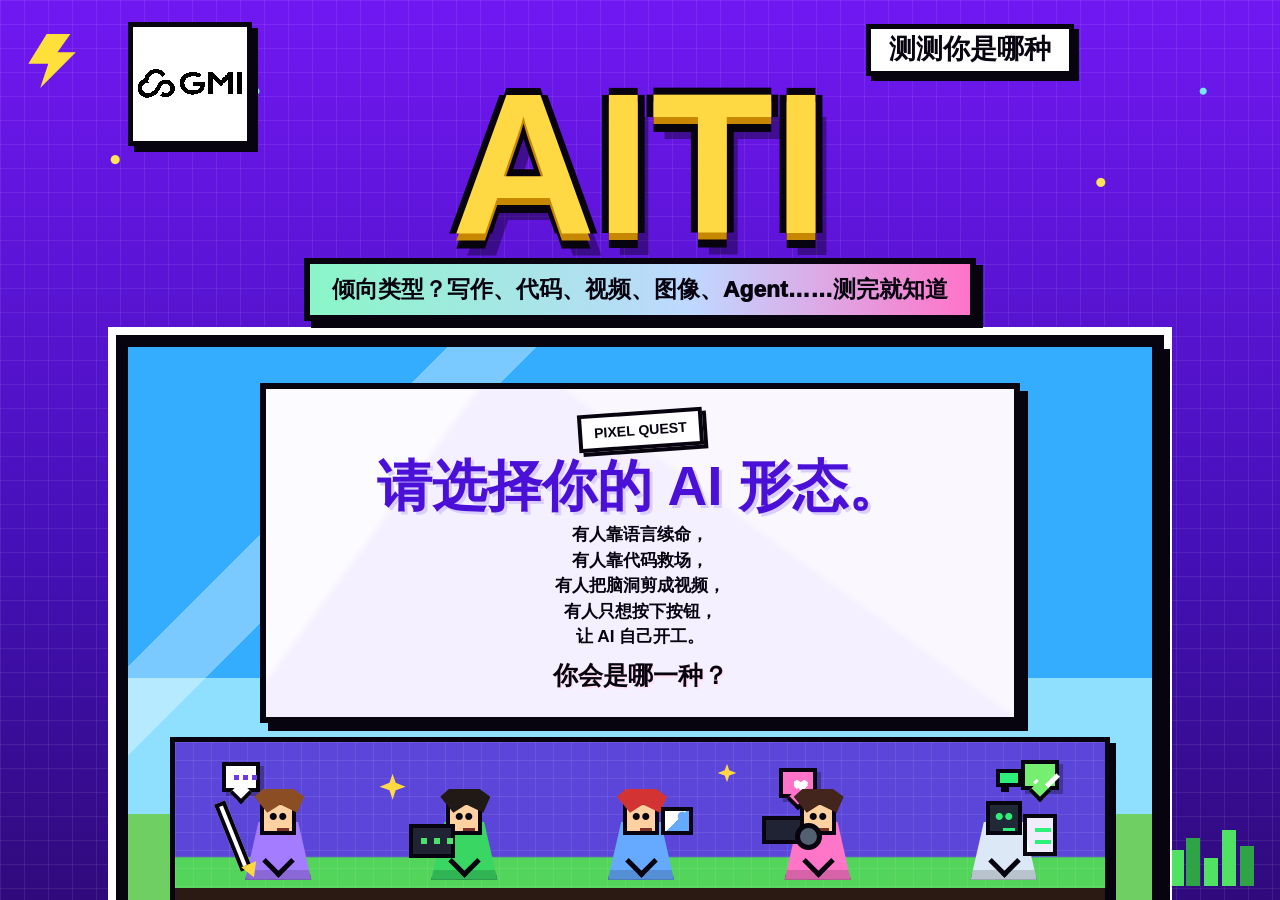
<file: index.html>
<!doctype html>
<html lang="zh-CN">
  <head>
    <meta charset="UTF-8" />
    <meta name="viewport" content="width=device-width, initial-scale=1.0" />
    <meta http-equiv="refresh" content="0; url=./pixel.html" />
    <title>AITI | AI 模型倾向测试</title>
    <link rel="canonical" href="./pixel.html" />
  </head>
  <body>
    <p><a href="./pixel.html">进入 AITI 测试</a></p>
  </body>
</html>
</file>
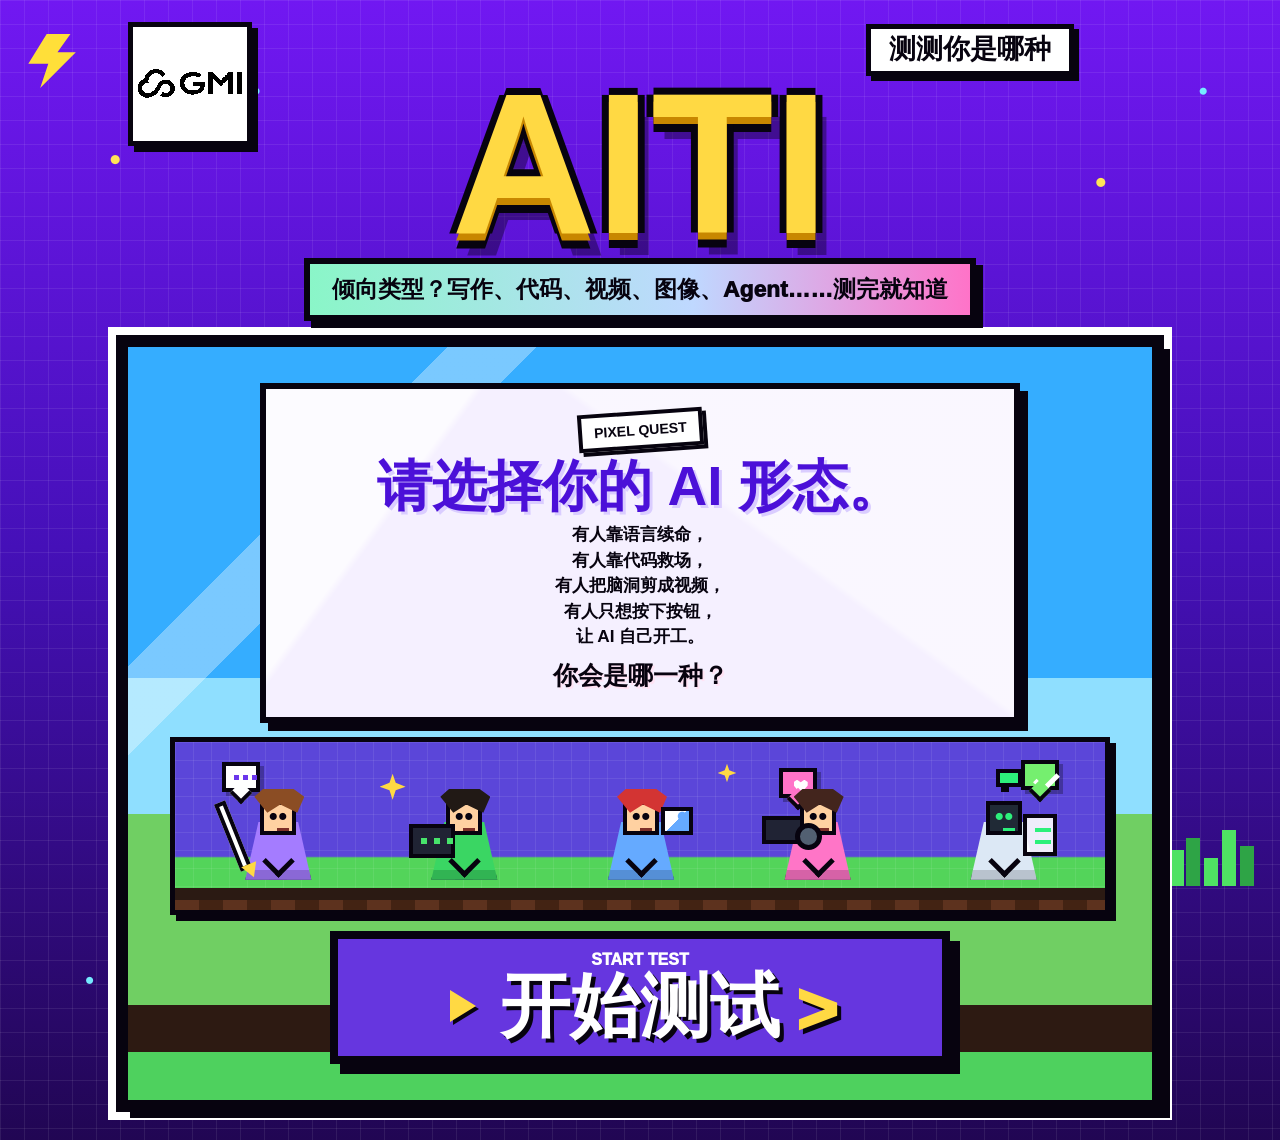
<file: pixel.html>
﻿<!doctype html>
<html lang="zh-CN">
  <head>
    <meta charset="UTF-8" />
    <meta name="viewport" content="width=device-width, initial-scale=1.0" />
    <title>AITI | AI 模型倾向测试</title>
    <link rel="stylesheet" href="./pixel-styles.css?v=poster-qr-gap-20260528" />
  </head>
  <body>
    <main class="app-shell">
      <img class="brand-logo" src="./assets/gmi-logo-black.png" alt="GMI" />
      <section class="hero" aria-labelledby="hero-title">
        <div class="hero-copy">
          <p class="eyebrow">测测你是哪种</p>
          <h1 id="hero-title">AITI</h1>
          <p class="tagline">倾向类型？<br class="mobile-break" />写作、代码、视频、图像、Agent……测完就知道</p>
        </div>
      </section>

      <section class="test-panel" aria-live="polite">
        <div id="start-screen" class="screen active">
          <article class="starter-card intro-card">
            <span class="stamp">PIXEL QUEST</span>
            <h2>请选择你的 AI 形态。</h2>
            <p>
              有人靠语言续命，<br />
              有人靠代码救场，<br />
              有人把脑洞剪成视频，<br />
              有人只想按下按钮，<br />
              让 AI 自己开工。
            </p>
            <p class="intro-question">你会是哪一种？</p>
          </article>
          <div class="pixel-party" aria-hidden="true">
            <span class="party-bubble bubble-chat"></span>
            <span class="party-bubble bubble-heart"></span>
            <span class="party-bubble bubble-check"></span>
            <span class="party-star star-one"></span>
            <span class="party-star star-two"></span>
            <span class="party-buddy buddy-writer">
              <span class="buddy-tool"></span>
              <span class="buddy-hair"></span>
              <span class="buddy-head"></span>
              <span class="buddy-body"></span>
            </span>
            <span class="party-buddy buddy-coder">
              <span class="buddy-tool"></span>
              <span class="buddy-hair"></span>
              <span class="buddy-head"></span>
              <span class="buddy-body"></span>
            </span>
            <span class="party-buddy buddy-artist">
              <span class="buddy-tool"></span>
              <span class="buddy-hair"></span>
              <span class="buddy-head"></span>
              <span class="buddy-body"></span>
            </span>
            <span class="party-buddy buddy-video">
              <span class="buddy-tool"></span>
              <span class="buddy-hair"></span>
              <span class="buddy-head"></span>
              <span class="buddy-body"></span>
            </span>
            <span class="party-buddy buddy-robot">
              <span class="buddy-tool"></span>
              <span class="buddy-hair"></span>
              <span class="buddy-head"></span>
              <span class="buddy-body"></span>
            </span>
          </div>
          <button id="start-btn" class="primary-btn" type="button">
            <span class="start-kicker">START TEST</span>
            <span>开始测试</span>
            <span aria-hidden="true">></span>
          </button>
        </div>

        <div id="quiz-screen" class="screen">
          <div class="quiz-topline">
            <p id="progress-text">Question 1 / 10</p>
            <div class="progress-track" aria-hidden="true">
              <span id="progress-bar"></span>
            </div>
          </div>
          <h2 id="question-title"></h2>
          <div id="options" class="options"></div>
        </div>

        <div id="result-screen" class="screen">
          <div class="result-layout">
            <div class="result-copy">
              <p class="eyebrow result-kicker">AITI 生成报告 <span id="result-rarity"></span></p>
              <h2 id="result-title"></h2>
              <div class="result-visual">
                <div id="avatar" class="avatar" aria-hidden="true"></div>
                <div id="result-code" class="result-code"></div>
              </div>
              <p id="result-subtitle" class="result-subtitle"></p>
              <div id="trait-list" class="trait-list"></div>
              <div class="model-card">
                <span class="model-card-title">我最常用</span>
                <div id="model-list" class="model-list"></div>
              </div>
              <p id="result-prompt" class="prompt-card"></p>
              <div class="claim-card">
                <div class="claim-content">
                  <span class="claim-kicker">TOKEN TRIAL</span>
                  <strong>领取 Token 试用额度！</strong>
                  <p>扫码回复 <mark>上船开造</mark> 领取</p>
                  <button id="claim-btn" class="claim-btn" type="button">复制领取口令</button>
                </div>
                <img class="claim-qr" src="./assets/gmi-qrcode.jpg" alt="公众号二维码" />
              </div>
              <div class="result-actions">
                <button id="restart-btn" class="primary-btn compact" type="button">重测</button>
                <button id="copy-btn" class="ghost-btn" type="button">生成个性海报</button>
              </div>
            </div>
          </div>
        </div>
      </section>
      <div id="qr-modal" class="qr-modal" hidden>
        <div class="qr-dialog compact-qr-dialog" role="dialog" aria-modal="true" aria-label="公众号二维码">
          <button id="qr-close-btn" class="qr-close-btn" type="button" aria-label="关闭">×</button>
          <div class="qr-box">
            <img class="qr-image" src="./assets/gmi-qrcode.jpg" alt="公众号二维码" />
          </div>
        </div>
      </div>
      <div id="poster-modal" class="poster-modal" hidden>
        <div class="poster-dialog" role="dialog" aria-modal="true" aria-labelledby="poster-title">
          <button id="poster-close-btn" class="qr-close-btn" type="button" aria-label="关闭">×</button>
          <span class="claim-kicker">AITI POSTER</span>
          <h2 id="poster-title">你的个性海报已生成</h2>
          <div class="poster-frame">
            <img id="poster-preview" alt="AITI 个性海报预览" />
          </div>
          <p class="poster-save-tip">长按保存海报分享</p>
        </div>
      </div>
    </main>

    <script src="./pixel-app.js?v=poster-qr-gap-20260528"></script>
  </body>
</html>
</file>
<file: pixel-styles.css>
﻿:root {
  color-scheme: light;
  --ink: #161414;
  --paper: #f8f1dc;
  --paper-2: #fff9e8;
  --hot: #ff3b4f;
  --acid: #c8ff2e;
  --cyan: #38d6ff;
  --violet: #8b5cff;
  --line: #161414;
  --shadow: 7px 7px 0 #161414;
  font-family:
    "Arial",
    "PingFang SC",
    "Microsoft YaHei",
    sans-serif;
}

/* Pixel game theme */
:root {
  --pixel-bg: #4b10d8;
  --pixel-bg-dark: #180536;
  --pixel-blue: #2aa8ff;
  --pixel-yellow: #ffd83d;
  --pixel-purple: #7d35ff;
  --pixel-green: #47d96a;
  --pixel-pink: #f15ab7;
}

html {
  background: var(--pixel-bg-dark);
}

body {
  color: #ffffff;
  background:
    radial-gradient(circle at 16% 20%, rgba(255, 221, 64, 0.5) 0 2px, transparent 3px),
    radial-gradient(circle at 90% 12%, rgba(117, 238, 255, 0.7) 0 2px, transparent 3px),
    radial-gradient(circle at 8% 76%, rgba(255, 255, 255, 0.8) 0 2px, transparent 3px),
    linear-gradient(90deg, rgba(255, 255, 255, 0.09) 1px, transparent 1px),
    linear-gradient(rgba(255, 255, 255, 0.09) 1px, transparent 1px),
    linear-gradient(180deg, #6517e8 0%, #391195 58%, #1b063e 100%);
  background-size: auto, auto, auto, 24px 24px, 24px 24px, auto;
}

body::before,
body::after {
  content: "";
  position: fixed;
  z-index: 0;
  pointer-events: none;
  image-rendering: pixelated;
}

body::before {
  left: 14px;
  top: 24px;
  width: 42px;
  height: 42px;
  background:
    linear-gradient(135deg, transparent 0 38%, #ffe44a 39% 62%, transparent 63%),
    linear-gradient(45deg, transparent 0 36%, #ff9d19 37% 62%, transparent 63%);
  clip-path: polygon(42% 0, 88% 0, 62% 34%, 96% 34%, 32% 100%, 46% 54%, 8% 54%);
  filter: drop-shadow(4px 4px 0 #050308);
}

body::after {
  right: 18px;
  bottom: 18px;
  width: 70px;
  height: 56px;
  background:
    linear-gradient(#47d96a 0 0) 0 28px / 16px 28px no-repeat,
    linear-gradient(#47d96a 0 0) 18px 12px / 16px 44px no-repeat,
    linear-gradient(#1c8f3e 0 0) 36px 22px / 16px 34px no-repeat,
    linear-gradient(#47d96a 0 0) 54px 2px / 16px 54px no-repeat;
}

.app-shell {
  z-index: 1;
  width: min(1080px, calc(100% - 28px));
  padding-top: 24px;
}

.brand-logo {
  top: 28px;
  right: 22px;
  width: clamp(86px, 12vw, 138px);
  border: 4px solid #050308;
  box-shadow: 6px 6px 0 #050308;
  image-rendering: pixelated;
}

.hero {
  display: block;
  min-height: auto;
  padding: 18px 0 10px;
  text-align: center;
}

.hero-copy {
  display: grid;
  justify-items: center;
}

.eyebrow {
  display: inline-block;
  margin-bottom: 14px;
  padding: 10px 28px;
  border: 6px solid #050308;
  border-radius: 0;
  background: #ffffff;
  box-shadow: 7px 7px 0 #050308;
  color: #050308;
  font-size: clamp(1.2rem, 3vw, 2.6rem);
  line-height: 1;
  text-transform: none;
}

h1 {
  margin: 0;
  color: var(--pixel-yellow);
  font-size: clamp(5.8rem, 20vw, 14rem);
  line-height: 0.8;
  text-shadow:
    0 7px 0 #c98700,
    7px 0 0 #050308,
    -7px 0 0 #050308,
    0 -7px 0 #050308,
    0 14px 0 #050308,
    12px 20px 0 rgba(0, 0, 0, 0.38);
}

h1::after {
  display: none;
}

.tagline {
  max-width: 840px;
  margin: 22px 0 0;
  padding: 12px 20px;
  border: 5px solid #050308;
  background: linear-gradient(90deg, #8df4d2, #c5d8ff, #ff9bd9);
  box-shadow: 6px 6px 0 #050308;
  color: #050308;
  font-size: clamp(1rem, 2.2vw, 1.5rem);
  font-weight: 950;
}

.test-panel {
  overflow: visible;
  min-height: auto;
  margin-top: 18px;
  border: 8px solid #050308;
  background:
    linear-gradient(#39a9ff 0 0) top / 100% 34% no-repeat,
    linear-gradient(#42bf55 0 0) bottom / 100% 72px no-repeat,
    linear-gradient(#7cd7ff, #f7fbff 42%, #66bf60 43%, #66bf60 100%);
  box-shadow: 10px 10px 0 #050308;
}

.screen {
  min-height: auto;
  padding: clamp(18px, 4vw, 44px);
}

.intro-card {
  max-width: 860px;
  min-height: auto;
  margin: 0 auto 22px;
  padding: clamp(18px, 4vw, 34px);
  border: 6px solid #050308;
  background:
    linear-gradient(135deg, rgba(255, 255, 255, 0.72) 0 22%, transparent 23%),
    linear-gradient(45deg, transparent 0 58%, rgba(255, 255, 255, 0.55) 59%),
    #f7f1ff;
  box-shadow: 8px 8px 0 #050308;
  color: #050308;
  text-align: center;
}

.intro-card::after {
  display: none;
}

.stamp {
  padding: 8px 14px;
  border: 4px solid #050308;
  background: #ffffff;
  box-shadow: 4px 4px 0 #050308;
  color: #050308;
  transform: rotate(-3deg);
}

.starter-card h2 {
  max-width: none;
  color: #4b10d8;
  font-size: clamp(2.2rem, 7vw, 5.5rem);
  text-shadow: 3px 3px 0 #d4c8ff;
}

.starter-card p {
  max-width: none;
  font-size: clamp(1rem, 2vw, 1.25rem);
}

.intro-question {
  color: #f15ab7;
  text-shadow: 2px 2px 0 #ffe8f6;
}

.pixel-roster {
  display: grid;
  grid-template-columns: repeat(5, minmax(0, 1fr));
  gap: 12px;
  margin: 0 auto 24px;
}

.pixel-card {
  position: relative;
  min-height: 112px;
  padding: 12px 10px 10px;
  border: 5px solid #050308;
  box-shadow: 6px 6px 0 #050308;
  color: #ffffff;
  text-align: center;
}

.pixel-card::after {
  content: "";
  position: absolute;
  left: 50%;
  bottom: -20px;
  width: 22px;
  height: 22px;
  border-right: 5px solid #050308;
  border-bottom: 5px solid #050308;
  background: inherit;
  transform: translateX(-50%) rotate(45deg);
}

.pixel-card.purple { background: #6b35e8; }
.pixel-card.green { background: #20a942; }
.pixel-card.blue { background: #2f66e8; }
.pixel-card.pink { background: #d842a0; }
.pixel-card.yellow {
  background: #ffd83d;
  color: #050308;
}

.pixel-card strong,
.pixel-card small {
  display: block;
  position: relative;
  z-index: 1;
}

.pixel-card strong {
  margin-top: 8px;
  font-size: clamp(0.88rem, 1.6vw, 1.1rem);
}

.pixel-card small {
  margin-top: 4px;
  font-weight: 900;
}

.pixel-icon {
  display: block;
  width: 34px;
  height: 34px;
  margin: 0 auto;
  border: 4px solid currentColor;
  background: #ffffff;
  box-shadow: 3px 3px 0 #050308;
}

.pixel-icon.pencil { clip-path: polygon(18% 0, 100% 82%, 82% 100%, 0 18%); }
.pixel-icon.laptop { width: 46px; height: 30px; clip-path: polygon(0 0, 100% 0, 100% 76%, 78% 76%, 88% 100%, 12% 100%, 22% 76%, 0 76%); }
.pixel-icon.frame { clip-path: none; }
.pixel-icon.camera { border-radius: 0; clip-path: polygon(0 18%, 24% 18%, 32% 0, 72% 0, 80% 18%, 100% 18%, 100% 100%, 0 100%); }
.pixel-icon.bot { border-radius: 0; clip-path: polygon(16% 0, 84% 0, 84% 20%, 100% 20%, 100% 100%, 0 100%, 0 20%, 16% 20%); }

.primary-btn {
  display: grid;
  grid-template-columns: auto auto auto;
  min-height: 92px;
  margin: 0 auto;
  padding: 10px 42px;
  border: 8px solid #050308;
  background: #5f32d9;
  box-shadow: 10px 10px 0 #050308;
  color: #ffffff;
  font-size: clamp(2rem, 6vw, 4.4rem);
  line-height: 1;
  text-shadow: 4px 4px 0 #050308;
}

.primary-btn .start-kicker {
  grid-column: 1 / -1;
  font-size: 0.92rem;
  letter-spacing: 0;
  color: #ffffff;
  text-shadow: none;
}

.primary-btn.compact {
  display: inline-flex;
  min-height: 54px;
  padding: 0 18px;
  border-width: 5px;
  font-size: 1.1rem;
  text-shadow: none;
}

.ghost-btn {
  min-height: 54px;
  border: 5px solid #050308;
  box-shadow: 5px 5px 0 #050308;
}

.quiz-topline,
.result-kicker {
  color: #050308;
}

#question-title,
.result-copy h2 {
  color: #050308;
  text-shadow: 4px 4px 0 #ffffff;
}

.option-btn,
.model-card,
.prompt-card,
.claim-card,
.qr-dialog,
.trait,
.model-pill,
#result-rarity,
.result-code {
  border-color: #050308;
  box-shadow: 5px 5px 0 #050308;
}

.option-btn {
  background: #ffffff;
  color: #050308;
}

.option-btn:nth-child(2n) { background: #b7ff8c; }
.option-btn:nth-child(3n) { background: #9bd5ff; }
.option-btn:nth-child(4n) { background: #ff9bda; }

.progress-track {
  border: 5px solid #050308;
}

#progress-bar {
  background: repeating-linear-gradient(90deg, #ffe44a 0 18px, #ff9d19 18px 36px);
}

.result-layout {
  max-width: 850px;
  color: #050308;
}

.avatar {
  border: 7px solid #050308;
  box-shadow: 10px 10px 0 #050308;
}

.claim-card {
  background: #c8ff2e;
}

.qr-dialog {
  color: #050308;
}

.qr-box {
  border-color: #050308;
}

@media (max-width: 760px) {
  .app-shell {
    width: min(100% - 14px, 560px);
  }

  .brand-logo {
    width: 82px;
    border-width: 3px;
  }

  .eyebrow {
    max-width: calc(100% - 92px);
    justify-self: start;
    padding: 7px 10px;
    font-size: 1rem;
  }

  .hero-copy {
    justify-items: start;
    text-align: left;
  }

  h1 {
    font-size: clamp(4rem, 25vw, 6rem);
    text-shadow:
      0 5px 0 #c98700,
      5px 0 0 #050308,
      -5px 0 0 #050308,
      0 -5px 0 #050308,
      0 10px 0 #050308;
  }

  .tagline {
    font-size: 0.95rem;
  }

  .pixel-roster {
    grid-template-columns: repeat(2, minmax(0, 1fr));
  }

  .pixel-card:last-child {
    grid-column: 1 / -1;
  }

  .primary-btn {
    min-height: 76px;
    padding: 8px 26px;
    font-size: 2.2rem;
  }

  .test-panel {
    border-width: 6px;
  }
}

* {
  box-sizing: border-box;
}

body {
  min-height: 100vh;
  margin: 0;
  overflow-x: hidden;
  color: var(--ink);
  background:
    linear-gradient(90deg, rgba(22, 20, 20, 0.08) 1px, transparent 1px),
    linear-gradient(rgba(22, 20, 20, 0.08) 1px, transparent 1px),
    radial-gradient(circle at 18% 8%, #ffe457 0 9%, transparent 10%),
    radial-gradient(circle at 82% 24%, #38d6ff 0 10%, transparent 11%),
    linear-gradient(135deg, #f8f1dc 0%, #ffffff 52%, #ffd5de 100%);
  background-size: 28px 28px, 28px 28px, auto, auto, auto;
}

button {
  font: inherit;
}

.app-shell {
  position: relative;
  width: min(1120px, calc(100% - 28px));
  min-height: 100vh;
  margin: 0 auto;
  padding: 24px 0 36px;
}

.brand-logo {
  position: absolute;
  top: 22px;
  right: 0;
  z-index: 5;
  display: block;
  width: clamp(110px, 18vw, 210px);
  height: auto;
  border: 3px solid rgba(22, 20, 20, 0.08);
  background: white;
  box-shadow: 5px 5px 0 rgba(22, 20, 20, 0.16);
}

.hero {
  display: grid;
  grid-template-columns: minmax(0, 1fr) auto;
  align-items: end;
  gap: 18px;
  min-height: 27vh;
  padding: 18px 0 12px;
}

.app-shell.compact-mode .hero {
  min-height: 154px;
  align-items: center;
  padding-top: 8px;
}

.app-shell.compact-mode h1 {
  font-size: clamp(3.4rem, 10vw, 6.2rem);
}

.app-shell.compact-mode .tagline {
  margin-top: 28px;
  font-size: clamp(0.98rem, 1.8vw, 1.12rem);
}

.eyebrow {
  margin: 0 0 8px;
  font-size: 0.82rem;
  font-weight: 900;
  letter-spacing: 0;
  text-transform: uppercase;
}

h1,
h2,
p {
  margin-top: 0;
  overflow-wrap: anywhere;
}

h1 {
  position: relative;
  display: inline-block;
  margin-bottom: 8px;
  font-size: clamp(4.8rem, 16vw, 11rem);
  line-height: 0.78;
  letter-spacing: 0;
  text-shadow: 5px 5px 0 var(--cyan), 10px 10px 0 var(--hot);
}

h1::after {
  content: "模型倾向测试";
  position: absolute;
  left: clamp(7.2rem, 18vw, 15.2rem);
  bottom: -1.85rem;
  padding: 8px 12px;
  border: 3px solid var(--line);
  background: var(--acid);
  box-shadow: 4px 4px 0 var(--line);
  color: var(--ink);
  font-size: clamp(0.92rem, 2vw, 1.2rem);
  font-weight: 950;
  line-height: 1;
  transform: rotate(-4deg);
  white-space: nowrap;
  text-shadow: none;
}

.tagline {
  max-width: 560px;
  margin: 26px 0 0;
  font-size: clamp(1rem, 2.4vw, 1.38rem);
  font-weight: 800;
}

.test-panel {
  position: relative;
  overflow: hidden;
  min-height: 540px;
  border: 4px solid var(--line);
  background:
    linear-gradient(rgba(255, 255, 255, 0.58), rgba(255, 255, 255, 0.58)),
    repeating-linear-gradient(0deg, transparent 0 9px, rgba(22, 20, 20, 0.05) 10px 11px),
    var(--paper-2);
  box-shadow: var(--shadow);
}

.test-panel::before {
  content: none;
}

.screen {
  display: none;
  min-height: 540px;
  padding: clamp(18px, 4vw, 42px);
}

.screen.active {
  display: block;
}

.starter-card {
  min-height: 360px;
  min-width: 0;
  max-width: 780px;
  margin-bottom: 28px;
  padding: clamp(22px, 4vw, 42px);
  border: 4px solid var(--line);
  background:
    linear-gradient(118deg, rgba(255, 255, 255, 0.5) 0 22%, transparent 23%),
    linear-gradient(42deg, rgba(255, 255, 255, 0.36) 0 34%, transparent 35%),
    #e9d7f0;
  box-shadow: 6px 6px 0 var(--line);
  color: var(--ink);
}

.starter-card h2 {
  max-width: 720px;
  margin: 18px 0 10px;
  color: #4b2f72;
  font-size: clamp(2.3rem, 6vw, 5rem);
  line-height: 1;
  letter-spacing: 0;
}

.starter-card p {
  max-width: 620px;
  margin: 0;
  font-size: clamp(1.08rem, 2.4vw, 1.5rem);
  font-weight: 800;
  line-height: 1.45;
}

.intro-card {
  position: relative;
  overflow: hidden;
}

.intro-card::after {
  content: "";
  position: absolute;
  right: clamp(18px, 5vw, 58px);
  bottom: clamp(22px, 5vw, 56px);
  width: clamp(86px, 18vw, 170px);
  aspect-ratio: 1;
  border: 4px solid rgba(75, 47, 114, 0.32);
  background:
    linear-gradient(135deg, rgba(75, 47, 114, 0.24), transparent 58%),
    rgba(255, 255, 255, 0.28);
  clip-path: polygon(18% 0, 100% 22%, 78% 100%, 0 76%);
}

.intro-question {
  margin-top: 18px !important;
  color: #b24568;
  font-size: clamp(1.3rem, 3vw, 2rem) !important;
}

.stamp {
  display: inline-block;
  padding: 6px 9px;
  border: 3px solid currentColor;
  font-weight: 900;
  transform: rotate(-6deg);
}

.primary-btn,
.ghost-btn {
  display: inline-flex;
  align-items: center;
  justify-content: center;
  gap: 12px;
  min-height: 54px;
  padding: 0 20px;
  border: 4px solid var(--line);
  color: var(--ink);
  font-weight: 950;
  cursor: pointer;
  box-shadow: 5px 5px 0 var(--line);
  transition: transform 140ms ease, box-shadow 140ms ease;
}

.primary-btn {
  background: var(--cyan);
}

.ghost-btn {
  background: white;
}

.primary-btn:hover,
.ghost-btn:hover,
.option-btn:hover {
  transform: translate(2px, 2px);
  box-shadow: 3px 3px 0 var(--line);
}

.compact {
  min-height: 48px;
}

.quiz-topline {
  display: grid;
  grid-template-columns: auto minmax(120px, 1fr);
  align-items: center;
  gap: 16px;
  margin-bottom: clamp(20px, 4vw, 34px);
}

#progress-text {
  margin: 0;
  font-weight: 950;
}

.progress-track {
  overflow: hidden;
  height: 18px;
  border: 3px solid var(--line);
  background: white;
}

#progress-bar {
  display: block;
  width: 10%;
  height: 100%;
  background: linear-gradient(90deg, var(--hot), var(--acid), var(--cyan));
}

#question-title {
  max-width: 860px;
  margin-bottom: 22px;
  font-size: clamp(1.8rem, 5vw, 4.2rem);
  line-height: 1.02;
  letter-spacing: 0;
}

.options {
  display: grid;
  grid-template-columns: repeat(2, minmax(0, 1fr));
  gap: 14px;
}

.option-btn {
  min-height: 104px;
  padding: 18px;
  border: 4px solid var(--line);
  background: white;
  box-shadow: 5px 5px 0 var(--line);
  color: var(--ink);
  font-weight: 900;
  text-align: left;
  cursor: pointer;
}

.option-btn:nth-child(2n) {
  background: #ffe457;
}

.option-btn:nth-child(3n) {
  background: #ffd5de;
}

.option-label {
  display: block;
  margin-bottom: 8px;
  font-size: 0.82rem;
  opacity: 0.72;
}

.option-text {
  display: block;
  font-size: clamp(1rem, 2vw, 1.24rem);
  line-height: 1.35;
}

.result-layout {
  max-width: 760px;
  margin: 0 auto;
}

.result-visual {
  display: grid;
  place-items: center;
  justify-content: center;
  gap: 18px;
  width: 100%;
  margin: 14px 0 24px;
}

.avatar {
  --avatar-main: var(--hot);
  --avatar-accent: var(--cyan);
  position: relative;
  width: clamp(300px, 42vw, 360px);
  max-width: 100%;
  aspect-ratio: 0.78;
  overflow: hidden;
  border: 5px solid var(--line);
  background:
    linear-gradient(118deg, color-mix(in srgb, var(--avatar-accent) 50%, white) 0 34%, transparent 35%),
    linear-gradient(58deg, transparent 0 58%, rgba(255, 255, 255, 0.68) 59% 100%),
    color-mix(in srgb, var(--avatar-accent) 35%, white);
  box-shadow: 10px 10px 0 var(--line);
}

.poster-shape,
.person-body,
.person-neck,
.person-head,
.person-hair,
.person-eye,
.person-nose,
.person-mouth,
.person-arm,
.person-tool {
  position: absolute;
}

.poster-shape {
  opacity: 0.42;
  border: 4px solid color-mix(in srgb, var(--avatar-main) 68%, white);
}

.shape-one {
  right: 28px;
  top: 42px;
  width: 72px;
  height: 58px;
  clip-path: polygon(0 12%, 78% 0, 100% 72%, 22% 100%);
}

.shape-two {
  right: 70px;
  bottom: 84px;
  width: 96px;
  height: 72px;
  clip-path: polygon(18% 0, 100% 18%, 82% 100%, 0 72%);
}

.person-body {
  left: 96px;
  bottom: -20px;
  width: 148px;
  height: 178px;
  background:
    linear-gradient(145deg, rgba(255, 255, 255, 0.3), transparent 40%),
    var(--avatar-main);
  clip-path: polygon(28% 0, 72% 0, 100% 100%, 0 100%);
}

.person-neck {
  left: 153px;
  bottom: 142px;
  width: 42px;
  height: 48px;
  background: #e8b981;
  clip-path: polygon(18% 0, 82% 0, 100% 100%, 0 100%);
}

.person-head {
  left: 126px;
  bottom: 174px;
  width: 96px;
  height: 116px;
  background:
    linear-gradient(138deg, #f4d1a1 0 48%, #dfac74 49% 100%);
  clip-path: polygon(18% 12%, 62% 0, 96% 24%, 84% 78%, 52% 100%, 16% 86%, 0 40%);
}

.person-hair {
  left: 116px;
  bottom: 252px;
  width: 112px;
  height: 72px;
  background:
    linear-gradient(132deg, rgba(255, 255, 255, 0.16), transparent 40%),
    color-mix(in srgb, var(--avatar-main) 72%, #111);
  clip-path: polygon(8% 58%, 22% 8%, 64% 0, 100% 34%, 86% 70%, 58% 48%, 30% 82%);
}

.person-eye {
  bottom: 220px;
  width: 8px;
  height: 8px;
  border-radius: 50%;
  background: var(--line);
}

.eye-left {
  left: 157px;
}

.eye-right {
  left: 194px;
}

.person-nose {
  left: 178px;
  bottom: 202px;
  width: 20px;
  height: 28px;
  border-left: 3px solid #8b5b3a;
  transform: rotate(8deg);
}

.person-mouth {
  left: 169px;
  bottom: 194px;
  width: 34px;
  height: 10px;
  border-bottom: 3px solid #7a3b32;
}

.person-arm {
  bottom: 46px;
  width: 74px;
  height: 118px;
  background: color-mix(in srgb, var(--avatar-main) 78%, white);
  clip-path: polygon(26% 0, 76% 10%, 100% 100%, 48% 100%);
}

.arm-left {
  left: 54px;
  transform: rotate(14deg);
}

.arm-right {
  right: 52px;
  transform: rotate(-16deg);
}

.person-tool {
  border: 4px solid color-mix(in srgb, var(--avatar-main) 80%, #111);
  background: rgba(255, 255, 255, 0.72);
}

.tool-one {
  left: 48px;
  bottom: 30px;
  width: 124px;
  height: 72px;
  transform: rotate(3deg);
}

.tool-two {
  right: 42px;
  top: 88px;
  width: 58px;
  height: 58px;
  clip-path: polygon(0 0, 100% 50%, 0 100%);
  background: color-mix(in srgb, var(--avatar-main) 45%, white);
}

.avatar[data-type="llm"] .tool-one::before {
  content: "";
  position: absolute;
  inset: 14px 18px;
  background:
    linear-gradient(var(--avatar-main) 0 0) 0 0 / 100% 8px no-repeat,
    linear-gradient(var(--avatar-main) 0 0) 0 20px / 72% 8px no-repeat;
}

.avatar[data-type="code"] .tool-one::before {
  content: "< />";
  position: absolute;
  inset: 0;
  display: grid;
  place-items: center;
  color: white;
  background: color-mix(in srgb, var(--avatar-main) 80%, #111);
  font-size: 2rem;
  font-weight: 950;
}

.avatar[data-type="video"] .tool-one {
  right: 30px;
  left: auto;
  bottom: 90px;
  width: 94px;
  height: 72px;
  border-radius: 4px;
}

.avatar[data-type="video"] .tool-one::before {
  content: "";
  position: absolute;
  left: -52px;
  top: 12px;
  width: 42px;
  height: 42px;
  border: 12px solid color-mix(in srgb, var(--avatar-main) 75%, #111);
  border-radius: 50%;
}

.avatar[data-type="audio"] .tool-one {
  left: 48px;
  bottom: 58px;
  width: 48px;
  height: 118px;
  border-radius: 999px 999px 14px 14px;
}

.avatar[data-type="audio"] .tool-two {
  right: 44px;
  top: 78px;
  border-radius: 50%;
  clip-path: none;
}

.avatar[data-type="image"] .tool-one::before,
.avatar[data-type="multimodal"] .tool-one::before {
  content: "";
  position: absolute;
  inset: 14px;
  background:
    linear-gradient(135deg, transparent 52%, color-mix(in srgb, var(--avatar-main) 75%, #111) 53%),
    radial-gradient(circle at 72% 28%, color-mix(in srgb, var(--avatar-main) 75%, #111) 0 8px, transparent 9px);
}

.avatar[data-type="agent"] .tool-two {
  clip-path: none;
}

.avatar[data-type="agent"] .tool-two::before {
  content: "";
  position: absolute;
  inset: 15px;
  border-right: 8px solid color-mix(in srgb, var(--avatar-main) 80%, #111);
  border-bottom: 8px solid color-mix(in srgb, var(--avatar-main) 80%, #111);
  transform: rotate(45deg);
}

.avatar[data-type="search"] .tool-one {
  width: 82px;
  height: 82px;
  border-radius: 50%;
  left: 56px;
  bottom: 84px;
  background: transparent;
}

.avatar[data-type="search"] .tool-one::after {
  content: "";
  position: absolute;
  right: -38px;
  bottom: -18px;
  width: 48px;
  height: 12px;
  background: color-mix(in srgb, var(--avatar-main) 80%, #111);
  transform: rotate(42deg);
}

.result-code {
  padding: 8px 14px;
  border: 4px solid var(--line);
  background: var(--acid);
  box-shadow: 5px 5px 0 var(--line);
  font-size: clamp(1.4rem, 4vw, 3rem);
  font-weight: 950;
}

.result-copy h2 {
  margin-bottom: 10px;
  font-size: clamp(2.2rem, 7vw, 5rem);
  line-height: 0.94;
  letter-spacing: 0;
}

.result-kicker {
  display: flex;
  flex-wrap: wrap;
  align-items: center;
  gap: 8px;
}

#result-rarity {
  display: inline-flex;
  align-items: center;
  min-height: 28px;
  padding: 4px 8px;
  border: 3px solid var(--line);
  background: var(--acid);
  box-shadow: 3px 3px 0 var(--line);
  color: var(--ink);
  font-size: 0.78rem;
  font-weight: 950;
}

.result-subtitle {
  margin-bottom: 18px;
  font-size: clamp(1rem, 2.2vw, 1.35rem);
  font-weight: 850;
  line-height: 1.45;
}

.trait-list {
  display: flex;
  flex-wrap: wrap;
  gap: 8px;
  margin-bottom: 16px;
}

.trait {
  padding: 8px 10px;
  border: 3px solid var(--line);
  background: white;
  font-weight: 900;
}

.model-card,
.prompt-card {
  border: 3px solid var(--line);
  background: white;
  box-shadow: 4px 4px 0 var(--line);
}

.prompt-card {
  margin: 0 0 18px;
  padding: 14px;
  font-weight: 850;
  line-height: 1.45;
}

.claim-card {
  position: relative;
  overflow: hidden;
  margin: 0 0 18px;
  padding: 16px;
  border: 4px solid var(--line);
  background:
    linear-gradient(118deg, rgba(255, 255, 255, 0.42) 0 28%, transparent 29%),
    #c8ff2e;
  box-shadow: 5px 5px 0 var(--line);
}

.claim-card::after {
  content: "";
  position: absolute;
  right: 14px;
  top: 14px;
  width: 58px;
  aspect-ratio: 1;
  border: 4px solid rgba(22, 20, 20, 0.25);
  transform: rotate(8deg);
}

.claim-kicker {
  display: inline-block;
  margin-bottom: 8px;
  padding: 4px 7px;
  border: 3px solid var(--line);
  background: white;
  font-size: 0.78rem;
  font-weight: 950;
}

.claim-card strong {
  display: block;
  margin-bottom: 6px;
  font-size: clamp(1.35rem, 4vw, 2.25rem);
  line-height: 1.05;
}

.claim-card p {
  margin: 0 0 12px;
  font-weight: 950;
}

.claim-card mark {
  padding: 2px 6px;
  background: white;
  border: 2px solid var(--line);
  color: var(--ink);
}

.claim-btn {
  position: relative;
  z-index: 1;
  min-height: 46px;
  padding: 0 14px;
  border: 3px solid var(--line);
  background: var(--cyan);
  box-shadow: 4px 4px 0 var(--line);
  color: var(--ink);
  font-weight: 950;
  cursor: pointer;
}

.claim-btn:hover {
  transform: translate(2px, 2px);
  box-shadow: 2px 2px 0 var(--line);
}

.model-card {
  margin-bottom: 14px;
  padding: 13px;
}

.model-card-title {
  display: block;
  margin-bottom: 9px;
  font-size: 0.86rem;
  font-weight: 950;
}

.model-list {
  display: flex;
  flex-wrap: wrap;
  gap: 8px;
}

.model-pill {
  display: inline-flex;
  align-items: center;
  min-height: 32px;
  padding: 6px 9px;
  border: 3px solid var(--line);
  background: var(--acid);
  font-size: 0.9rem;
  font-weight: 950;
}

.result-actions {
  display: flex;
  flex-wrap: wrap;
  gap: 12px;
}

.toast {
  position: fixed;
  left: 50%;
  bottom: 18px;
  z-index: 10;
  padding: 10px 14px;
  border: 3px solid var(--line);
  background: var(--acid);
  box-shadow: 4px 4px 0 var(--line);
  font-weight: 900;
  transform: translateX(-50%);
}

.qr-modal {
  position: fixed;
  inset: 0;
  z-index: 30;
  display: grid;
  place-items: center;
  padding: 20px;
  background: rgba(22, 20, 20, 0.42);
}

.qr-modal[hidden] {
  display: none;
}

.qr-dialog {
  position: relative;
  width: min(420px, 100%);
  padding: 22px;
  border: 4px solid var(--line);
  background:
    linear-gradient(122deg, rgba(255, 255, 255, 0.55) 0 28%, transparent 29%),
    #e9d7f0;
  box-shadow: 8px 8px 0 var(--line);
}

.qr-dialog h2 {
  margin-bottom: 14px;
  color: #4b2f72;
  font-size: clamp(1.8rem, 7vw, 3rem);
  line-height: 1;
}

.qr-close-btn {
  position: absolute;
  top: 12px;
  right: 12px;
  width: 36px;
  height: 36px;
  border: 3px solid var(--line);
  background: white;
  box-shadow: 3px 3px 0 var(--line);
  font-size: 1.4rem;
  font-weight: 950;
  line-height: 1;
  cursor: pointer;
}

.qr-box {
  display: grid;
  place-items: center;
  margin-bottom: 14px;
  padding: 12px;
  margin-bottom: 14px;
  border: 4px solid var(--line);
  background: white;
  box-shadow: 5px 5px 0 var(--line);
}

.qr-image {
  display: block;
  width: min(280px, 78vw);
  height: auto;
}

.qr-copy {
  margin: 10px 0 0;
  font-weight: 900;
}

.qr-copy {
  line-height: 1.45;
}

.qr-copy mark {
  padding: 2px 6px;
  border: 2px solid var(--line);
  background: var(--acid);
  color: var(--ink);
}

@media (max-width: 760px) {
  .app-shell {
    width: min(100% - 18px, 560px);
    padding-top: 14px;
  }

  .brand-logo {
    top: 12px;
    right: 0;
    width: 92px;
    box-shadow: 3px 3px 0 rgba(22, 20, 20, 0.14);
  }

  .hero {
    grid-template-columns: 1fr;
    min-height: auto;
  }

  h1::after {
    left: 4.35rem;
    bottom: -1.45rem;
    font-size: 0.8rem;
    padding: 5px 7px;
    transform: rotate(-3deg);
  }

  .options {
    grid-template-columns: 1fr;
  }

  .screen {
    padding: 16px;
  }

  .starter-card {
    min-height: 350px;
    padding: 18px;
  }

  .starter-card h2 {
    font-size: clamp(2rem, 10vw, 2.8rem);
    line-height: 1.06;
    word-break: break-all;
  }

  .starter-card p {
    font-size: 1rem;
    line-height: 1.42;
    word-break: break-all;
  }

  .quiz-topline {
    grid-template-columns: 1fr;
  }

  .option-btn {
    min-height: 86px;
  }

  .result-visual {
    margin: 12px 0 22px;
  }

  .avatar {
    width: clamp(280px, 82vw, 330px);
  }
}

/* Final pixel quest skin */
:root {
  --game-black: #07030f;
  --game-purple: #6216e6;
  --game-purple-deep: #25065f;
  --game-blue: #2aa8ff;
  --game-yellow: #ffd943;
  --game-mint: #8af6c8;
  --game-pink: #ff73c8;
  --game-green: #49d75f;
  --game-shadow: 8px 8px 0 var(--game-black);
}

html {
  background: var(--game-black);
}

body {
  min-height: 100vh;
  color: #fff;
  background:
    radial-gradient(circle at 9% 14%, #ffe457 0 4px, transparent 5px),
    radial-gradient(circle at 20% 8%, #75eaff 0 3px, transparent 4px),
    radial-gradient(circle at 86% 16%, #ffe457 0 4px, transparent 5px),
    radial-gradient(circle at 94% 8%, #75eaff 0 3px, transparent 4px),
    radial-gradient(circle at 7% 86%, #75eaff 0 3px, transparent 4px),
    linear-gradient(90deg, rgba(255, 255, 255, 0.08) 1px, transparent 1px),
    linear-gradient(rgba(255, 255, 255, 0.08) 1px, transparent 1px),
    linear-gradient(180deg, #7118f2 0%, #4510b8 48%, #210653 100%);
  background-size: auto, auto, auto, auto, auto, 24px 24px, 24px 24px, auto;
}

body::before {
  left: 24px;
  top: 34px;
  width: 54px;
  height: 54px;
  background: #ffdf39;
  clip-path: polygon(42% 0, 86% 0, 62% 34%, 96% 34%, 30% 100%, 45% 55%, 8% 55%);
  filter: drop-shadow(5px 5px 0 var(--game-black));
}

body::after {
  right: 18px;
  bottom: 14px;
  width: 92px;
  height: 64px;
  background:
    linear-gradient(#4fe263 0 0) 0 28px / 14px 36px no-repeat,
    linear-gradient(#2ea446 0 0) 16px 16px / 14px 48px no-repeat,
    linear-gradient(#4fe263 0 0) 34px 36px / 14px 28px no-repeat,
    linear-gradient(#4fe263 0 0) 52px 8px / 14px 56px no-repeat,
    linear-gradient(#2ea446 0 0) 70px 24px / 14px 40px no-repeat;
}

.app-shell {
  width: min(1040px, calc(100% - 24px));
  min-height: 100vh;
  padding: 20px 0 32px;
}

.brand-logo {
  top: 22px;
  right: 8px;
  width: clamp(82px, 11vw, 124px);
  border: 5px solid var(--game-black);
  background: #fff;
  box-shadow: 6px 6px 0 var(--game-black);
  image-rendering: pixelated;
}

.hero {
  display: block;
  min-height: 0;
  padding: 4px 0 0;
  text-align: center;
}

.app-shell.compact-mode .hero {
  min-height: 0;
  padding: 0;
}

.hero-copy {
  display: grid;
  justify-items: center;
}

.eyebrow {
  display: inline-block;
  margin: 0 0 -2px;
  padding: 11px 34px 12px;
  border: 7px solid var(--game-black);
  border-radius: 0;
  background: #fff;
  box-shadow: 8px 8px 0 var(--game-black);
  color: var(--game-black);
  font-size: clamp(1.35rem, 3.3vw, 3rem);
  font-weight: 950;
  line-height: 1;
  text-transform: none;
}

h1 {
  display: block;
  margin: 0;
  color: var(--game-yellow);
  font-size: clamp(5.2rem, 17vw, 12.5rem);
  line-height: 0.82;
  letter-spacing: 0;
  text-shadow:
    0 7px 0 #c88700,
    7px 0 0 var(--game-black),
    -7px 0 0 var(--game-black),
    0 -7px 0 var(--game-black),
    0 15px 0 var(--game-black),
    11px 22px 0 rgba(0, 0, 0, 0.36);
}

.app-shell.compact-mode h1 {
  font-size: clamp(3rem, 9vw, 5.5rem);
}

h1::after {
  display: none;
}

.tagline {
  max-width: 860px;
  margin: 12px 0 0;
  padding: 12px 22px;
  border: 6px solid var(--game-black);
  background: linear-gradient(90deg, var(--game-mint), #bfd8ff 58%, var(--game-pink));
  box-shadow: 7px 7px 0 var(--game-black);
  color: var(--game-black);
  font-size: clamp(1rem, 2vw, 1.42rem);
  font-weight: 950;
  line-height: 1.2;
}

.mobile-break {
  display: none;
}

.app-shell.compact-mode .tagline {
  margin-top: 8px;
  font-size: 0.95rem;
}

.test-panel {
  position: relative;
  overflow: visible;
  min-height: 0;
  margin-top: 18px;
  border: 8px solid var(--game-black);
  background:
    linear-gradient(180deg, transparent 0 calc(100% - 95px), #2d1a12 calc(100% - 95px) calc(100% - 48px), #4ed15e calc(100% - 48px) 100%),
    linear-gradient(135deg, transparent 0 18%, rgba(255, 255, 255, 0.34) 18% 23%, transparent 23%),
    linear-gradient(180deg, #35adff 0 44%, #8fdfff 44% 62%, #70cf63 62% 100%);
  box-shadow: 10px 10px 0 var(--game-black);
}

.test-panel::before {
  content: "";
  position: absolute;
  inset: -20px;
  z-index: -1;
  border: 8px solid #fff;
  box-shadow: inset 0 0 0 8px var(--game-black);
  pointer-events: none;
}

.screen {
  min-height: 0;
  padding: clamp(18px, 3.4vw, 36px);
}

.starter-card {
  min-height: 0;
}

.intro-card {
  max-width: 760px;
  margin: 0 auto 14px;
  padding: clamp(14px, 2.3vw, 22px);
  border: 6px solid var(--game-black);
  background:
    linear-gradient(126deg, rgba(255, 255, 255, 0.74) 0 21%, transparent 22%),
    linear-gradient(36deg, transparent 0 62%, rgba(255, 255, 255, 0.48) 63% 100%),
    #f5f0ff;
  box-shadow: 8px 8px 0 var(--game-black);
  color: var(--game-black);
  text-align: center;
}

.intro-card::after {
  display: none;
}

.stamp {
  padding: 7px 12px;
  border: 4px solid var(--game-black);
  background: #fff;
  box-shadow: 4px 4px 0 var(--game-black);
  color: var(--game-black);
  font-size: 0.88rem;
  transform: rotate(-4deg);
}

.starter-card h2 {
  max-width: none;
  margin: 10px 0 8px;
  color: #4b10d8;
  font-size: clamp(1.95rem, 4.3vw, 3.7rem);
  line-height: 1;
  text-shadow: 3px 3px 0 #dacdff;
}

.starter-card p {
  max-width: none;
  color: var(--game-black);
  font-size: clamp(0.92rem, 1.55vw, 1.08rem);
  font-weight: 900;
  line-height: 1.48;
}

.intro-question {
  margin-top: 8px !important;
  color: #f0439e;
  font-size: clamp(1.08rem, 2vw, 1.55rem) !important;
  text-shadow: 2px 2px 0 #ffe3f4;
}

.pixel-roster {
  display: grid;
  grid-template-columns: repeat(5, minmax(0, 1fr));
  gap: 13px;
  max-width: 970px;
  margin: 0 auto 22px;
}

.pixel-card {
  position: relative;
  min-height: 198px;
  padding: 13px 8px 94px;
  border: 5px solid var(--game-black);
  box-shadow: 6px 6px 0 var(--game-black);
  color: #fff;
  text-align: center;
}

.pixel-card.purple { background: #6e36ec; }
.pixel-card.green { background: #24a847; }
.pixel-card.blue { background: #2f65e8; }
.pixel-card.pink { background: #d944a6; }
.pixel-card.yellow {
  background: #ffd83d;
  color: var(--game-black);
}

.pixel-card::after {
  content: "";
  position: absolute;
  left: 50%;
  bottom: -18px;
  width: 22px;
  height: 22px;
  border-right: 5px solid var(--game-black);
  border-bottom: 5px solid var(--game-black);
  background: inherit;
  transform: translateX(-50%) rotate(45deg);
}

.pixel-card::before {
  content: "";
  position: absolute;
  left: 50%;
  bottom: 6px;
  width: 100px;
  height: 10px;
  background: rgba(0, 0, 0, 0.26);
  transform: translateX(-50%);
  box-shadow: none;
}

.pixel-card.purple::before { color: #a678ff; }
.pixel-card.green::before { color: #48df65; }
.pixel-card.blue::before { color: #5fa6ff; }
.pixel-card.pink::before { color: #ff76c7; }
.pixel-card.yellow::before { color: #e9b927; }

.pixel-icon {
  display: inline-grid;
  place-items: center;
  width: 34px;
  height: 30px;
  margin: 0 auto 6px;
  border: 4px solid currentColor;
  background: #fff;
  box-shadow: 3px 3px 0 var(--game-black);
}

.pixel-card strong,
.pixel-card small,
.pixel-icon {
  position: relative;
  z-index: 1;
}

.pixel-card strong {
  display: block;
  margin-top: 2px;
  font-size: clamp(0.82rem, 1.45vw, 1.05rem);
  font-weight: 950;
  line-height: 1.1;
}

.pixel-card small {
  display: block;
  margin-top: 4px;
  font-size: 0.82rem;
  font-weight: 950;
}

.mini-avatar {
  position: absolute;
  left: 50%;
  bottom: 10px;
  width: 112px;
  height: 92px;
  transform: translateX(-50%);
  z-index: 1;
}

.mini-avatar span,
.sprite-head::before,
.sprite-head::after,
.sprite-tool::before,
.sprite-tool::after {
  content: "";
  position: absolute;
  image-rendering: pixelated;
}

.sprite-body {
  left: 26px;
  bottom: 7px;
  width: 60px;
  height: 48px;
  background: var(--shirt);
  border: 4px solid transparent;
  box-shadow:
    inset 0 -8px 0 rgba(0, 0, 0, 0.16),
    -18px 16px 0 -6px #19102a,
    18px 16px 0 -6px #19102a;
  clip-path: polygon(18% 0, 82% 0, 100% 100%, 0 100%);
}

.sprite-head {
  left: 38px;
  top: 22px;
  width: 36px;
  height: 34px;
  background: #ffd3a0;
  border: 4px solid var(--game-black);
  z-index: 3;
}

.sprite-head::before {
  left: 8px;
  top: 11px;
  width: 4px;
  height: 4px;
  background: var(--game-black);
  box-shadow: 14px 0 0 var(--game-black);
}

.sprite-head::after {
  left: 12px;
  top: 22px;
  width: 12px;
  height: 4px;
  background: #7d3028;
}

.sprite-hair {
  left: 32px;
  top: 12px;
  width: 48px;
  height: 22px;
  background: var(--hair);
  z-index: 4;
  clip-path: polygon(0 32%, 18% 0, 80% 0, 100% 38%, 86% 100%, 54% 66%, 26% 100%);
}

.sprite-tool {
  z-index: 5;
}

.mini-avatar.writer { --shirt: #a979ff; --hair: #7a3d22; }
.mini-avatar.coder { --shirt: #43d866; --hair: #1f1b18; }
.mini-avatar.artist { --shirt: #61aaff; --hair: #c23335; }
.mini-avatar.video-maker { --shirt: #ff74c4; --hair: #4a2a23; }
.mini-avatar.agent-bot { --shirt: #e9bd23; --hair: #333944; }

.writer .sprite-tool {
  left: 12px;
  top: 14px;
  width: 12px;
  height: 58px;
  background: #fff;
  border: 4px solid var(--game-black);
  transform: rotate(-24deg);
}

.writer .sprite-tool::after {
  left: -2px;
  bottom: -12px;
  width: 0;
  height: 0;
  border-left: 8px solid transparent;
  border-right: 8px solid transparent;
  border-top: 14px solid #ffd943;
}

.coder .sprite-tool {
  left: 8px;
  bottom: 18px;
  width: 42px;
  height: 30px;
  background: #202334;
  border: 4px solid var(--game-black);
}

.coder .sprite-tool::before {
  left: 8px;
  top: 9px;
  width: 6px;
  height: 6px;
  background: #47e36b;
  box-shadow: 12px 0 0 #47e36b, 24px 0 0 #47e36b;
}

.artist .sprite-tool {
  right: 6px;
  top: 16px;
  width: 30px;
  height: 26px;
  background: #fff;
  border: 4px solid var(--game-black);
}

.artist .sprite-tool::before {
  left: 4px;
  bottom: 4px;
  width: 18px;
  height: 10px;
  background: #61aaff;
  clip-path: polygon(0 100%, 46% 30%, 70% 66%, 100% 20%, 100% 100%);
}

.video-maker .sprite-tool {
  left: 4px;
  top: 22px;
  width: 36px;
  height: 26px;
  background: #202334;
  border: 4px solid var(--game-black);
}

.video-maker .sprite-tool::before {
  right: -22px;
  top: 3px;
  width: 16px;
  height: 16px;
  border: 5px solid var(--game-black);
  border-radius: 50%;
  background: #526072;
}

.agent-bot .sprite-head {
  background: #eef6ff;
}

.agent-bot .sprite-head::before {
  background: #2eea75;
  box-shadow: 14px 0 0 #2eea75;
}

.agent-bot .sprite-head::after {
  background: #2eea75;
}

.agent-bot .sprite-hair {
  left: 46px;
  top: 2px;
  width: 8px;
  height: 14px;
  background: var(--game-black);
  clip-path: none;
}

.agent-bot .sprite-hair::after {
  content: "";
  position: absolute;
  left: -5px;
  top: -9px;
  width: 18px;
  height: 10px;
  border: 4px solid var(--game-black);
  background: #2eea75;
}

.agent-bot .sprite-tool {
  right: 6px;
  top: 18px;
  width: 28px;
  height: 36px;
  border: 4px solid var(--game-black);
  background:
    linear-gradient(#2eea75 0 0) 7px 8px / 14px 4px no-repeat,
    linear-gradient(#2eea75 0 0) 7px 18px / 14px 4px no-repeat,
    rgba(255, 255, 255, 0.92);
}

#start-btn.primary-btn {
  position: relative;
  display: grid;
  grid-template-columns: 34px minmax(0, auto) 34px;
  grid-template-rows: auto;
  gap: 0 16px;
  min-height: 126px;
  min-width: min(620px, 92%);
  margin: 0 auto;
  padding: 34px 34px 16px;
  border: 8px solid var(--game-black);
  background: #6636df;
  box-shadow: 10px 10px 0 var(--game-black);
  color: #fff;
  font-size: clamp(2.25rem, 5.8vw, 4.4rem);
  line-height: 0.95;
  text-shadow: 4px 4px 0 var(--game-black);
}

#start-btn .start-kicker {
  position: absolute;
  top: 13px;
  left: 0;
  right: 0;
  color: #fff;
  font-size: 1rem;
  font-weight: 950;
  letter-spacing: 0;
  line-height: 1;
  text-shadow: none;
}

#start-btn span:nth-child(2) {
  grid-column: 2;
  grid-row: 1;
  align-self: center;
  white-space: nowrap;
}

#start-btn span[aria-hidden="true"] {
  grid-column: 3;
  grid-row: 1;
  align-self: center;
  display: inline-block;
  color: var(--game-yellow);
  transform: translateY(4px);
}

#start-btn::before {
  content: "";
  grid-column: 1;
  grid-row: 1;
  align-self: center;
  width: 0;
  height: 0;
  border-top: 16px solid transparent;
  border-bottom: 16px solid transparent;
  border-left: 26px solid var(--game-yellow);
  filter: drop-shadow(3px 3px 0 var(--game-black));
}

.primary-btn:hover,
.ghost-btn:hover,
.option-btn:hover,
.claim-btn:hover {
  transform: translate(3px, 3px);
  box-shadow: 4px 4px 0 var(--game-black);
}

.quiz-topline,
.result-kicker {
  color: var(--game-black);
}

#question-title,
.result-copy h2 {
  color: var(--game-black);
  text-shadow: 4px 4px 0 #fff;
}

.option-btn,
.model-card,
.prompt-card,
.claim-card,
.qr-dialog,
.trait,
.model-pill,
#result-rarity,
.result-code,
.avatar,
.progress-track,
.ghost-btn,
.primary-btn.compact {
  border-color: var(--game-black);
  box-shadow: 5px 5px 0 var(--game-black);
}

.primary-btn.compact,
.ghost-btn {
  min-height: 52px;
  color: var(--game-black);
  font-size: 1rem;
  text-shadow: none;
}

.result-layout {
  max-width: 850px;
  color: var(--game-black);
}

.result-actions {
  justify-content: center;
  width: min(500px, 100%);
  margin: 18px auto 0;
  padding: 14px;
  border: 5px solid var(--game-black);
  background: #f7f1ff;
  box-shadow: 6px 6px 0 var(--game-black);
}

.result-actions .primary-btn,
.result-actions .ghost-btn {
  flex: 1 1 180px;
}

.pixel-party {
  position: relative;
  max-width: 940px;
  height: 178px;
  margin: 0 auto 16px;
  border: 5px solid var(--game-black);
  background:
    linear-gradient(90deg, rgba(255, 255, 255, 0.08) 1px, transparent 1px),
    linear-gradient(rgba(255, 255, 255, 0.08) 1px, transparent 1px),
    linear-gradient(180deg, #5b46d9 0 68%, #53d45a 69% 100%);
  background-size: 18px 18px, 18px 18px, auto;
  box-shadow: 6px 6px 0 var(--game-black);
  overflow: hidden;
}

.pixel-party::before {
  content: "";
  position: absolute;
  left: 0;
  right: 0;
  bottom: 0;
  height: 22px;
  background:
    linear-gradient(#2b1a13 0 0) 0 0 / 100% 12px no-repeat,
    repeating-linear-gradient(90deg, #5d321e 0 24px, #432313 24px 48px);
}

.pixel-party span,
.pixel-party span::before,
.pixel-party span::after {
  position: absolute;
  content: "";
  image-rendering: pixelated;
}

.party-star {
  width: 26px;
  height: 26px;
  background: #ffd943;
  filter: drop-shadow(3px 3px 0 var(--game-black));
  clip-path: polygon(50% 0, 62% 35%, 100% 50%, 62% 64%, 50% 100%, 38% 64%, 0 50%, 38% 35%);
}

.star-one { left: 22%; top: 32px; }
.star-two { left: 58%; top: 18px; transform: scale(0.72); }

.party-bubble {
  width: 38px;
  height: 30px;
  border: 4px solid var(--game-black);
  background: #fff;
  box-shadow: 4px 4px 0 rgba(0, 0, 0, 0.28);
}

.party-bubble::after {
  left: 7px;
  bottom: -13px;
  width: 12px;
  height: 12px;
  background: inherit;
  border-right: 4px solid var(--game-black);
  border-bottom: 4px solid var(--game-black);
  transform: rotate(45deg);
}

.bubble-chat {
  left: 5%;
  top: 20px;
}

.bubble-chat::before {
  left: 8px;
  top: 9px;
  width: 5px;
  height: 5px;
  background: #6b36ec;
  box-shadow: 9px 0 0 #6b36ec, 18px 0 0 #6b36ec;
}

.bubble-heart {
  right: 31%;
  top: 26px;
  background: #ff73c8;
}

.bubble-heart::before {
  left: 11px;
  top: 8px;
  width: 14px;
  height: 14px;
  background: #fff;
  clip-path: polygon(50% 100%, 0 42%, 0 16%, 24% 0, 50% 18%, 76% 0, 100% 16%, 100% 42%);
}

.bubble-check {
  right: 5%;
  top: 18px;
  background: #75ef6f;
}

.bubble-check::before {
  left: 10px;
  top: 8px;
  width: 18px;
  height: 10px;
  border-left: 5px solid #fff;
  border-bottom: 5px solid #fff;
  transform: rotate(-45deg);
}

.party-buddy {
  --shirt: #8f65ff;
  --hair: #5d321e;
  left: var(--x);
  bottom: 16px;
  width: 112px;
  height: 132px;
  transform: translateX(-50%);
}

.buddy-head {
  left: 39px;
  top: 39px;
  width: 36px;
  height: 34px;
  border: 4px solid var(--game-black);
  background:
    radial-gradient(circle at 33% 44%, var(--game-black) 0 3px, transparent 4px),
    radial-gradient(circle at 67% 44%, var(--game-black) 0 3px, transparent 4px),
    linear-gradient(#7d3028 0 0) 13px 23px / 12px 4px no-repeat,
    #ffd1a1;
  z-index: 4;
}

.buddy-hair {
  left: 33px;
  top: 27px;
  width: 50px;
  height: 24px;
  background: var(--hair);
  z-index: 5;
  clip-path: polygon(0 34%, 18% 0, 78% 0, 100% 34%, 86% 100%, 52% 66%, 26% 100%);
}

.buddy-body {
  left: 24px;
  bottom: 14px;
  width: 66px;
  height: 58px;
  background: var(--shirt);
  box-shadow:
    inset 0 -10px 0 rgba(0, 0, 0, 0.16),
    -18px 24px 0 -6px #1f1431,
    18px 24px 0 -6px #1f1431;
  clip-path: polygon(20% 0, 80% 0, 100% 100%, 0 100%);
  z-index: 2;
}

.buddy-body::after {
  left: 22px;
  top: 28px;
  width: 18px;
  height: 18px;
  border-right: 5px solid var(--game-black);
  border-bottom: 5px solid var(--game-black);
  transform: rotate(45deg);
}

.buddy-tool {
  z-index: 6;
}

.buddy-writer {
  --x: 11%;
  --shirt: #a47cff;
  --hair: #8b4d24;
}

.buddy-writer .buddy-tool {
  left: 6px;
  top: 38px;
  width: 12px;
  height: 72px;
  border: 4px solid var(--game-black);
  background: #fff;
  transform: rotate(-22deg);
}

.buddy-writer .buddy-tool::after {
  left: -2px;
  bottom: -14px;
  width: 0;
  height: 0;
  border-left: 8px solid transparent;
  border-right: 8px solid transparent;
  border-top: 14px solid #ffd943;
}

.buddy-coder {
  --x: 31%;
  --shirt: #3ad663;
  --hair: #211915;
}

.buddy-coder .buddy-tool {
  left: 2px;
  bottom: 36px;
  width: 46px;
  height: 34px;
  border: 4px solid var(--game-black);
  background: #202334;
}

.buddy-coder .buddy-tool::before {
  left: 8px;
  top: 10px;
  width: 6px;
  height: 6px;
  background: #47e36b;
  box-shadow: 13px 0 0 #47e36b, 26px 0 0 #47e36b;
}

.buddy-artist {
  --x: 50%;
  --shirt: #65aaff;
  --hair: #d33433;
}

.buddy-artist .buddy-tool {
  right: 3px;
  top: 45px;
  width: 32px;
  height: 28px;
  border: 4px solid var(--game-black);
  background:
    linear-gradient(135deg, transparent 48%, #65aaff 49%),
    radial-gradient(circle at 72% 26%, #65aaff 0 4px, transparent 5px),
    #fff;
}

.buddy-video {
  --x: 69%;
  --shirt: #ff75c7;
  --hair: #43251d;
}

.buddy-video .buddy-tool {
  left: 1px;
  top: 54px;
  width: 42px;
  height: 28px;
  border: 4px solid var(--game-black);
  background: #202334;
}

.buddy-video .buddy-tool::before {
  right: -22px;
  top: 3px;
  width: 17px;
  height: 17px;
  border: 5px solid var(--game-black);
  border-radius: 50%;
  background: #526072;
}

.buddy-robot {
  --x: 89%;
  --shirt: #dce8f5;
  --hair: #303946;
}

.buddy-robot .buddy-head {
  border-radius: 0;
  background:
    radial-gradient(circle at 33% 44%, #2df07b 0 3px, transparent 4px),
    radial-gradient(circle at 67% 44%, #2df07b 0 3px, transparent 4px),
    linear-gradient(#2df07b 0 0) 13px 23px / 12px 4px no-repeat,
    #202a36;
}

.buddy-robot .buddy-hair {
  left: 54px;
  top: 16px;
  width: 8px;
  height: 14px;
  clip-path: none;
  background: var(--game-black);
}

.buddy-robot .buddy-hair::after {
  left: -5px;
  top: -9px;
  width: 18px;
  height: 10px;
  border: 4px solid var(--game-black);
  background: #2df07b;
}

.buddy-robot .buddy-tool {
  right: 2px;
  top: 52px;
  width: 34px;
  height: 42px;
  border: 4px solid var(--game-black);
  background:
    linear-gradient(#2df07b 0 0) 8px 10px / 16px 4px no-repeat,
    linear-gradient(#2df07b 0 0) 8px 22px / 16px 4px no-repeat,
    rgba(255, 255, 255, 0.9);
}

.quest-roster {
  display: grid;
  grid-template-columns: minmax(0, 1fr) minmax(180px, 0.9fr) minmax(0, 1fr) minmax(0, 1fr);
  gap: 14px;
  max-width: 970px;
  align-items: end;
  margin: 0 auto 22px;
}

.quest-card,
.quest-hero {
  position: relative;
  border: 5px solid var(--game-black);
  box-shadow: 6px 6px 0 var(--game-black);
}

.quest-card {
  min-height: 128px;
  padding: 16px 10px 12px;
  background: #fff;
  color: var(--game-black);
  text-align: center;
}

.quest-card:nth-child(1) {
  background: #8af6c8;
}

.quest-card:nth-child(3) {
  background: #ffd943;
}

.quest-card:nth-child(4) {
  background: #ff73c8;
}

.quest-card::after {
  content: "";
  position: absolute;
  left: 50%;
  bottom: -18px;
  width: 22px;
  height: 22px;
  border-right: 5px solid var(--game-black);
  border-bottom: 5px solid var(--game-black);
  background: inherit;
  transform: translateX(-50%) rotate(45deg);
}

.quest-card strong,
.quest-card small {
  display: block;
  position: relative;
  z-index: 1;
}

.quest-card strong {
  margin-top: 10px;
  font-size: clamp(1rem, 1.7vw, 1.28rem);
  font-weight: 950;
  line-height: 1.05;
}

.quest-card small {
  margin-top: 6px;
  font-size: 0.88rem;
  font-weight: 950;
}

.quest-icon {
  display: block;
  width: 42px;
  height: 42px;
  margin: 0 auto;
  image-rendering: pixelated;
}

.quest-icon.spark {
  background: #ffd943;
  filter: drop-shadow(4px 4px 0 var(--game-black));
  clip-path: polygon(42% 0, 88% 0, 60% 34%, 100% 34%, 28% 100%, 42% 56%, 0 56%);
}

.quest-icon.dice {
  border: 5px solid var(--game-black);
  background:
    radial-gradient(circle at 30% 30%, var(--game-black) 0 4px, transparent 5px),
    radial-gradient(circle at 70% 70%, var(--game-black) 0 4px, transparent 5px),
    #fff;
}

.quest-icon.chest {
  border: 5px solid var(--game-black);
  background:
    linear-gradient(var(--game-black) 0 0) 0 16px / 100% 5px no-repeat,
    linear-gradient(#ffd943 0 0) 16px 14px / 10px 12px no-repeat,
    #9c5727;
}

.quest-hero {
  min-height: 168px;
  background:
    radial-gradient(circle at 22% 18%, #ffd943 0 5px, transparent 6px),
    radial-gradient(circle at 78% 24%, #75eaff 0 4px, transparent 5px),
    linear-gradient(180deg, #6d38e8 0 62%, #3fd255 63% 100%);
  overflow: hidden;
}

.quest-hero::before {
  content: "?";
  position: absolute;
  left: 50%;
  top: 14px;
  width: 58px;
  height: 58px;
  display: grid;
  place-items: center;
  border: 5px solid var(--game-black);
  background: #fff;
  box-shadow: 5px 5px 0 var(--game-black);
  color: var(--game-purple);
  font-size: 2.4rem;
  font-weight: 950;
  transform: translateX(-50%) rotate(4deg);
}

.quest-face {
  position: absolute;
  left: 50%;
  bottom: 58px;
  width: 44px;
  height: 40px;
  border: 5px solid var(--game-black);
  background:
    radial-gradient(circle at 34% 42%, var(--game-black) 0 3px, transparent 4px),
    radial-gradient(circle at 66% 42%, var(--game-black) 0 3px, transparent 4px),
    linear-gradient(#7a442a 0 34%, transparent 35%),
    #ffd1a1;
  transform: translateX(-50%);
  z-index: 2;
}

.quest-body {
  position: absolute;
  left: 50%;
  bottom: 12px;
  width: 72px;
  height: 58px;
  background: #ffd943;
  box-shadow:
    inset 0 -10px 0 rgba(0, 0, 0, 0.16),
    -22px 18px 0 -7px #1f1431,
    22px 18px 0 -7px #1f1431;
  transform: translateX(-50%);
  clip-path: polygon(18% 0, 82% 0, 100% 100%, 0 100%);
}

.quest-cursor {
  position: absolute;
  right: 22px;
  bottom: 16px;
  width: 46px;
  height: 56px;
  background: #fff;
  filter: drop-shadow(5px 5px 0 var(--game-black));
  clip-path: polygon(0 0, 100% 60%, 58% 66%, 78% 100%, 58% 100%, 40% 70%, 14% 94%);
  transform: rotate(-10deg);
}

.claim-card {
  background: var(--game-yellow);
}

.qr-modal {
  background: rgba(7, 3, 15, 0.58);
}

.qr-dialog {
  color: var(--game-black);
}

.poster-modal {
  position: fixed;
  inset: 0;
  z-index: 35;
  display: grid;
  place-items: center;
  padding: 18px;
  background: rgba(7, 3, 15, 0.68);
}

.poster-modal[hidden] {
  display: none;
}

.poster-dialog {
  position: relative;
  width: min(560px, 100%);
  max-height: calc(100vh - 36px);
  overflow: auto;
  padding: 20px;
  border: 5px solid var(--game-black);
  background:
    linear-gradient(122deg, rgba(255, 255, 255, 0.55) 0 28%, transparent 29%),
    #f7f1ff;
  box-shadow: 8px 8px 0 var(--game-black);
  color: var(--game-black);
}

.poster-dialog h2 {
  margin: 0 42px 14px 0;
  font-size: clamp(1.5rem, 4.5vw, 2.6rem);
  line-height: 1;
}

.poster-frame {
  display: grid;
  place-items: center;
  margin-bottom: 14px;
  padding: 10px;
  border: 5px solid var(--game-black);
  background: #fff;
  box-shadow: 5px 5px 0 var(--game-black);
}

#poster-preview {
  display: block;
  width: min(100%, 390px);
  height: auto;
}

.poster-actions {
  display: flex;
  flex-wrap: wrap;
  gap: 12px;
}

.poster-actions .primary-btn,
.poster-actions .ghost-btn {
  flex: 1 1 180px;
  text-decoration: none;
}

@media (max-width: 760px) {
  .app-shell {
    width: min(100% - 24px, 560px);
    padding-top: 14px;
    overflow: hidden;
  }

  .hero,
  .hero-copy {
    width: 100%;
    min-width: 0;
  }

  .brand-logo {
    top: 10px;
    right: 0;
    width: 54px;
    border-width: 3px;
    box-shadow: 3px 3px 0 var(--game-black);
  }

  .hero-copy {
    align-items: center;
    justify-items: center;
    text-align: center;
  }

  .eyebrow {
    max-width: calc(100% - 76px);
    margin-right: 72px;
    padding: 8px 10px;
    border-width: 5px;
    font-size: 0.96rem;
    box-shadow: 5px 5px 0 var(--game-black);
  }

  h1 {
    font-size: clamp(4.2rem, 22vw, 5.6rem);
    max-width: 100%;
    text-shadow:
      0 5px 0 #c88700,
      5px 0 0 var(--game-black),
      -5px 0 0 var(--game-black),
      0 -5px 0 var(--game-black),
      0 10px 0 var(--game-black);
  }

  .tagline {
    justify-self: stretch;
    display: block;
    width: calc(100vw - 48px);
    max-width: calc(100vw - 48px);
    margin-top: 8px;
    margin-left: auto;
    margin-right: auto;
    padding: 9px 11px;
    border-width: 5px;
    font-size: 0.74rem;
    line-height: 1.35;
    white-space: normal;
    overflow-wrap: anywhere;
    word-break: break-all;
  }

  .mobile-break {
    display: block;
  }

  .test-panel {
    margin-top: 14px;
    border-width: 6px;
  }

  .test-panel::before {
    inset: -12px;
    border-width: 5px;
    box-shadow: inset 0 0 0 5px var(--game-black);
  }

  .screen {
    padding: 12px;
  }

  .intro-card {
    padding: 18px 12px;
    border-width: 5px;
  }

  .stamp {
    font-size: 0.76rem;
  }

  .starter-card h2 {
    font-size: clamp(1.55rem, 7.1vw, 2.15rem);
    word-break: keep-all;
    overflow-wrap: anywhere;
  }

  .starter-card p {
    font-size: 0.9rem;
    word-break: keep-all;
  }

  .pixel-roster {
    grid-template-columns: repeat(2, minmax(0, 1fr));
    gap: 10px;
  }

  .pixel-card {
    min-height: 176px;
    padding-bottom: 82px;
    border-width: 4px;
    box-shadow: 4px 4px 0 var(--game-black);
  }

  .pixel-card strong {
    font-size: 0.88rem;
  }

  .pixel-card small {
    font-size: 0.74rem;
  }

  .pixel-card::before {
    width: 82px;
    transform: translateX(-50%) scale(0.82);
    transform-origin: 50% 100%;
  }

  .mini-avatar {
    bottom: 7px;
    transform: translateX(-50%) scale(0.82);
    transform-origin: 50% 100%;
  }

  .pixel-card:last-child {
    grid-column: 1 / -1;
  }

  #start-btn.primary-btn {
    grid-template-columns: 24px minmax(0, auto) 24px;
    grid-template-rows: auto;
    gap: 0 8px;
    min-height: 96px;
    min-width: 100%;
    padding: 28px 14px 12px;
    border-width: 6px;
    font-size: clamp(1.92rem, 9.2vw, 2.8rem);
    box-shadow: 7px 7px 0 var(--game-black);
  }

  #start-btn .start-kicker {
    top: 9px;
    font-size: 0.82rem;
  }

  #start-btn::before {
    border-top-width: 11px;
    border-bottom-width: 11px;
    border-left-width: 18px;
  }

  .result-actions {
    width: 100%;
    padding: 10px;
  }

  .pixel-party {
    height: 148px;
    margin-bottom: 12px;
  }

  .party-buddy {
    transform: translateX(-50%) scale(0.64);
    transform-origin: 50% 100%;
  }

  .buddy-writer { --x: 11%; }
  .buddy-coder { --x: 31%; }
  .buddy-artist { --x: 50%; }
  .buddy-video { --x: 69%; }
  .buddy-robot { --x: 78%; }

  .party-bubble {
    transform: scale(0.72);
  }

  .party-star {
    transform: scale(0.7);
  }

  .quest-roster {
    grid-template-columns: repeat(2, minmax(0, 1fr));
    gap: 10px;
  }

  .quest-hero {
    grid-column: 1 / -1;
    grid-row: 1;
    min-height: 132px;
  }

  .quest-card {
    min-height: 112px;
    padding: 12px 8px 10px;
    border-width: 4px;
    box-shadow: 4px 4px 0 var(--game-black);
  }

  .quest-card:nth-child(4) {
    grid-column: 1 / -1;
  }

  .quest-card strong {
    font-size: 0.84rem;
    overflow-wrap: anywhere;
  }

  .quest-card small {
    font-size: 0.76rem;
  }

  .quest-icon {
    width: 34px;
    height: 34px;
  }
}

/* Pixel result refinements */
.result-copy .prompt-card {
  display: none;
}

.result-kicker + h2 {
  margin-top: 20px;
  font-size: clamp(2.65rem, 8vw, 5.9rem);
}

.claim-card strong {
  font-size: clamp(1.75rem, 4.8vw, 2.8rem);
}

.avatar {
  width: clamp(320px, 44vw, 390px);
  aspect-ratio: 0.68;
  padding: 0;
  background: #4b25d5;
}

.persona-card-img {
  display: block;
  width: 100%;
  height: 100%;
  object-fit: contain;
}

/* Final GMI QR and poster adjustments */
.brand-logo {
  left: 8px;
  right: auto;
}

.claim-card {
  display: grid;
  grid-template-columns: minmax(0, 1fr) minmax(112px, 168px);
  align-items: center;
  gap: clamp(14px, 3vw, 28px);
  padding: clamp(16px, 3vw, 24px);
}

.claim-card::after {
  display: none;
}

.claim-content {
  position: relative;
  z-index: 1;
}

.claim-card p {
  font-size: clamp(1rem, 2.6vw, 1.35rem);
  line-height: 1.35;
}

.hero .eyebrow {
  justify-self: end;
  margin: 0 clamp(20px, 7vw, 86px) 6px 0;
  padding: 7px 18px 8px;
  border-width: 5px;
  box-shadow: 5px 5px 0 var(--game-black);
  font-size: clamp(1rem, 2.1vw, 1.7rem);
}

.claim-qr {
  position: relative;
  z-index: 1;
  width: 100%;
  max-width: 168px;
  justify-self: end;
  border: 5px solid var(--game-black);
  background: #fff;
  box-shadow: 5px 5px 0 var(--game-black);
}

.compact-qr-dialog {
  width: min(360px, 100%);
  padding: 20px;
}

.compact-qr-dialog .qr-box {
  margin-bottom: 0;
}

.poster-save-tip {
  margin: 0;
  padding: 12px;
  border: 4px solid var(--game-black);
  background: #2aa8ff !important;
  box-shadow: 4px 4px 0 var(--game-black);
  color: var(--game-black);
  font-size: clamp(1rem, 3.6vw, 1.35rem);
  font-weight: 950;
  text-align: center;
}

@media (max-width: 760px) {
  .brand-logo {
    left: 0;
    right: auto;
  }

  .claim-card {
    grid-template-columns: minmax(0, 1fr) minmax(92px, 120px);
    gap: 12px;
  }

  .hero .eyebrow {
    justify-self: end;
    max-width: none;
    margin: 0 58px 4px 0;
    padding: 6px 10px;
    border-width: 4px;
    font-size: 0.82rem;
    box-shadow: 4px 4px 0 var(--game-black);
  }

  .claim-card strong {
    font-size: clamp(1.35rem, 6.6vw, 2rem);
  }

  .claim-qr {
    border-width: 4px;
    box-shadow: 3px 3px 0 var(--game-black);
  }
}
</file>
